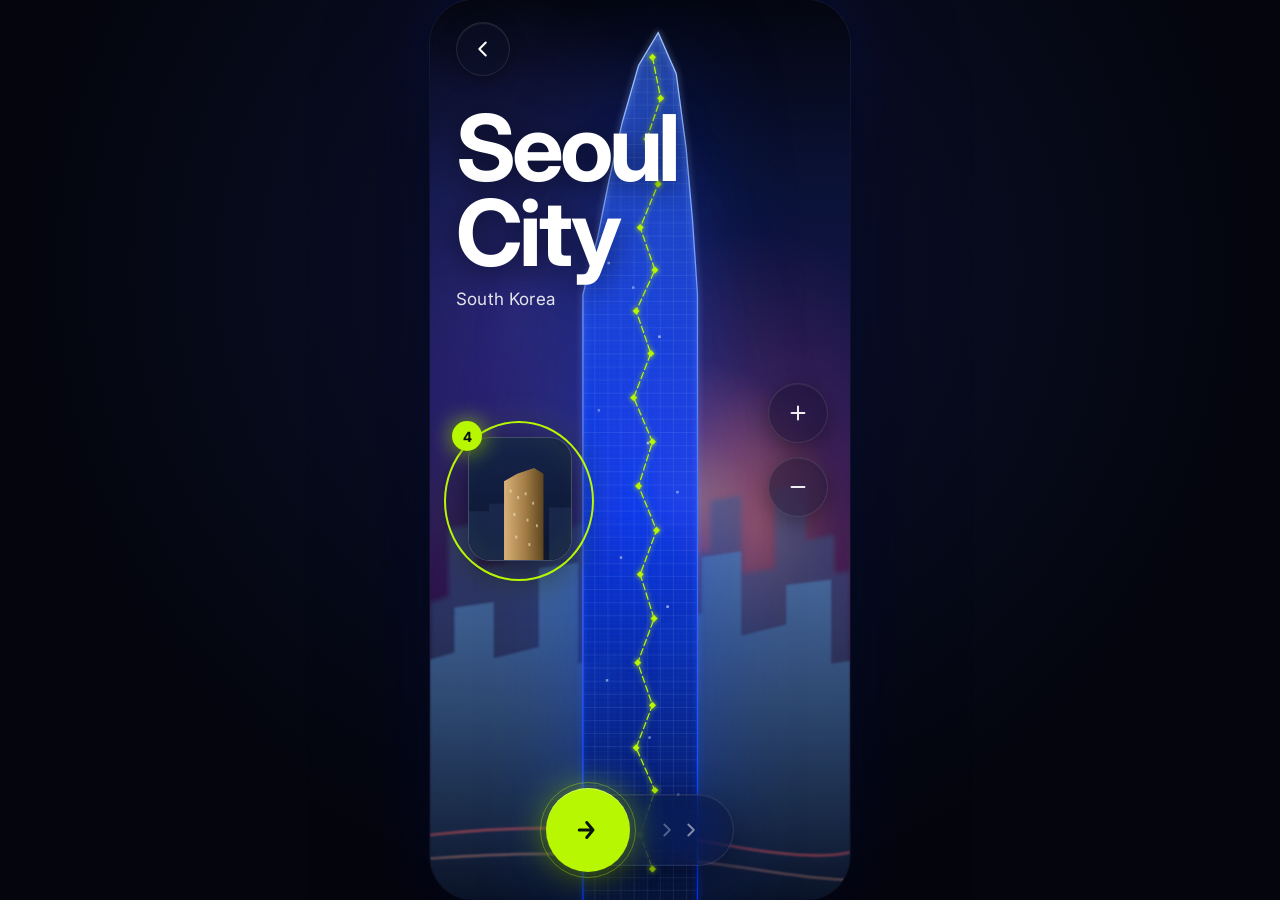
<file: linker.html>
<!doctype html>
<html lang="en">
<head>
  <meta charset="utf-8" />
  <meta
    name="viewport"
    content="width=device-width, initial-scale=1, viewport-fit=cover, maximum-scale=1"
  />
  <meta name="theme-color" content="#050714" />
  <title>LINK-ER · Seoul City</title>
  <link rel="preconnect" href="https://fonts.googleapis.com" />
  <link rel="preconnect" href="https://fonts.gstatic.com" crossorigin />
  <link
    href="https://fonts.googleapis.com/css2?family=Inter:wght@300;400;500;700;800&display=swap"
    rel="stylesheet"
  />
  <link rel="stylesheet" href="linker.css" />
</head>
<body>
  <main class="stage" aria-label="LINK-ER capture view">
    <!-- ─── Background skyline ─────────────────────────────────────── -->
    <div class="sky" aria-hidden="true">
      <div class="sky__sun"></div>
      <div class="sky__haze"></div>
      <div class="sky__stars"></div>
    </div>

    <div class="city city--far" aria-hidden="true">
      <svg viewBox="0 0 800 1600" preserveAspectRatio="xMidYMax slice">
        <defs>
          <linearGradient id="far-grad" x1="0" y1="0" x2="0" y2="1">
            <stop offset="0%" stop-color="#3a5e8f" stop-opacity=".55" />
            <stop offset="100%" stop-color="#0c1733" stop-opacity=".95" />
          </linearGradient>
        </defs>
        <g fill="url(#far-grad)">
          <polygon points="0,1600 0,1080 60,1060 60,940 110,930 110,1010 165,1000 165,860 215,850 215,990 270,980 270,1600" />
          <polygon points="270,1600 270,940 320,925 320,1020 370,1015 370,820 420,810 420,950 470,940 470,1600" />
          <polygon points="470,1600 470,990 525,980 525,890 580,880 580,1020 640,1010 640,870 695,860 695,960 745,950 745,1020 800,1010 800,1600" />
        </g>
      </svg>
    </div>

    <div class="city city--mid" aria-hidden="true">
      <svg viewBox="0 0 800 1600" preserveAspectRatio="xMidYMax slice">
        <defs>
          <linearGradient id="mid-grad" x1="0" y1="0" x2="0" y2="1">
            <stop offset="0%" stop-color="#4d7bb3" stop-opacity=".75" />
            <stop offset="100%" stop-color="#0a1226" stop-opacity="1" />
          </linearGradient>
        </defs>
        <g fill="url(#mid-grad)">
          <polygon points="0,1600 0,1180 70,1160 70,1080 140,1070 140,1170 220,1150 220,1010 290,1000 290,1180 360,1160 360,1600" />
          <polygon points="430,1600 430,1110 510,1090 510,990 580,980 580,1130 660,1110 660,1040 740,1030 740,1180 800,1170 800,1600" />
        </g>
        <!-- light streaks (road) -->
        <g class="streaks" stroke-linecap="round" fill="none" opacity=".75">
          <path d="M -20 1490 Q 280 1450 540 1500 T 820 1480"
                stroke="#ff5a5f" stroke-width="3" />
          <path d="M -20 1530 Q 320 1500 600 1545 T 820 1530"
                stroke="#ffa48a" stroke-width="2" />
        </g>
      </svg>
    </div>

    <!-- ─── Recognized building ────────────────────────────────────── -->
    <div class="recognized" aria-hidden="true">
      <svg viewBox="0 0 400 1100" preserveAspectRatio="xMidYMax meet">
        <defs>
          <linearGradient id="bldg-fill" x1="0" y1="0" x2="0" y2="1">
            <stop offset="0%"  stop-color="#3870ff" stop-opacity=".55" />
            <stop offset="55%" stop-color="#0136FE" stop-opacity=".80" />
            <stop offset="100%" stop-color="#06133a" stop-opacity=".95" />
          </linearGradient>

          <linearGradient id="edge-grad" x1="0" y1="0" x2="0" y2="1">
            <stop offset="0%"  stop-color="#9cc1ff" />
            <stop offset="100%" stop-color="#0136FE" />
          </linearGradient>

          <pattern id="grid" width="16" height="16" patternUnits="userSpaceOnUse">
            <path d="M16 0H0V16" fill="none"
                  stroke="rgba(150,195,255,.55)" stroke-width=".6" />
          </pattern>

          <pattern id="grid-fine" width="6" height="6" patternUnits="userSpaceOnUse">
            <path d="M6 0H0V6" fill="none"
                  stroke="rgba(120,180,255,.18)" stroke-width=".3" />
          </pattern>

          <filter id="blue-glow" x="-50%" y="-50%" width="200%" height="200%">
            <feGaussianBlur stdDeviation="4" result="b" />
            <feMerge>
              <feMergeNode in="b" />
              <feMergeNode in="SourceGraphic" />
            </feMerge>
          </filter>

          <filter id="lime-glow" x="-100%" y="-100%" width="300%" height="300%">
            <feGaussianBlur stdDeviation="3" result="b" />
            <feMerge>
              <feMergeNode in="b" />
              <feMergeNode in="SourceGraphic" />
            </feMerge>
          </filter>

          <clipPath id="bldg-clip">
            <path d="
              M 130 1100
              L 130 360
              L 148 290
              L 162 220
              L 178 150
              L 198 80
              L 222 40
              L 244 90
              L 256 180
              L 264 270
              L 270 360
              L 270 1100 Z" />
          </clipPath>
        </defs>

        <!-- silhouette fill -->
        <path class="bldg-fill" d="
          M 130 1100
          L 130 360
          L 148 290
          L 162 220
          L 178 150
          L 198 80
          L 222 40
          L 244 90
          L 256 180
          L 264 270
          L 270 360
          L 270 1100 Z"
          fill="url(#bldg-fill)" />

        <!-- subtle inner grid (fine) -->
        <rect x="130" y="40" width="140" height="1060"
              fill="url(#grid-fine)" clip-path="url(#bldg-clip)" />
        <!-- main wireframe grid -->
        <rect x="130" y="40" width="140" height="1060"
              fill="url(#grid)" clip-path="url(#bldg-clip)" opacity=".75" />

        <!-- window lights -->
        <g clip-path="url(#bldg-clip)" class="windows" fill="#cfe2ff">
          <rect x="160" y="320" width="3" height="3" opacity=".65" />
          <rect x="190" y="350" width="3" height="3" opacity=".5" />
          <rect x="222" y="410" width="3" height="3" opacity=".7" />
          <rect x="148" y="500" width="3" height="3" opacity=".45" />
          <rect x="208" y="540" width="3" height="3" opacity=".75" />
          <rect x="244" y="600" width="3" height="3" opacity=".55" />
          <rect x="175" y="680" width="3" height="3" opacity=".6" />
          <rect x="232" y="740" width="3" height="3" opacity=".7" />
          <rect x="158" y="830" width="3" height="3" opacity=".55" />
          <rect x="210" y="900" width="3" height="3" opacity=".5" />
          <rect x="245" y="970" width="3" height="3" opacity=".7" />
        </g>

        <!-- outline glow -->
        <path class="bldg-outline" d="
          M 130 1100
          L 130 360
          L 148 290
          L 162 220
          L 178 150
          L 198 80
          L 222 40
          L 244 90
          L 256 180
          L 264 270
          L 270 360
          L 270 1100"
          fill="none" stroke="url(#edge-grad)" stroke-width="1.6"
          filter="url(#blue-glow)" />

        <!-- ─── Vertical route ────────────────────────────────────── -->
        <g class="route" filter="url(#lime-glow)">
          <!-- connecting line: zig-zag from top to base -->
          <polyline class="route__line" fill="none"
            stroke="#B7F701" stroke-width="1.5"
            stroke-linecap="round" stroke-linejoin="round"
            points="
              215,70  225,120 208,170 222,225 200,278
              218,330 195,380 213,432 192,486 215,540
              198,594 220,648 200,702 217,756 197,810
              215,862 195,914 218,966 200,1020 215,1062" />

          <!-- nodes (rotated squares = diamonds) -->
          <g class="route__nodes" fill="#B7F701">
            <rect x="212" y="67" width="6" height="6" />
            <rect x="222" y="117" width="6" height="6" />
            <rect x="205" y="167" width="6" height="6" />
            <rect x="219" y="222" width="6" height="6" />
            <rect x="197" y="275" width="6" height="6" />
            <rect x="215" y="327" width="6" height="6" />
            <rect x="192" y="377" width="6" height="6" />
            <rect x="210" y="429" width="6" height="6" />
            <rect x="189" y="483" width="6" height="6" />
            <rect x="212" y="537" width="6" height="6" />
            <rect x="195" y="591" width="6" height="6" />
            <rect x="217" y="645" width="6" height="6" />
            <rect x="197" y="699" width="6" height="6" />
            <rect x="214" y="753" width="6" height="6" />
            <rect x="194" y="807" width="6" height="6" />
            <rect x="212" y="859" width="6" height="6" />
            <rect x="192" y="911" width="6" height="6" />
            <rect x="215" y="963" width="6" height="6" />
            <rect x="197" y="1017" width="6" height="6" />
            <rect x="212" y="1059" width="6" height="6" />
          </g>
        </g>
      </svg>
    </div>

    <!-- ─── Top HUD: back + title ──────────────────────────────────── -->
    <header class="hud-top">
      <button class="back" type="button" aria-label="Back">
        <svg viewBox="0 0 24 24" aria-hidden="true">
          <path d="M15 5L8 12l7 7" fill="none" stroke="currentColor"
                stroke-width="2.2" stroke-linecap="round" stroke-linejoin="round"/>
        </svg>
      </button>

      <div class="title">
        <h1>Seoul<br/>City</h1>
        <p>South Korea</p>
      </div>
    </header>

    <!-- ─── Preview card (captured structure) ──────────────────────── -->
    <aside class="capture" aria-label="Captured structure preview">
      <div class="capture__ring"></div>
      <div class="capture__thumb" role="img" aria-label="Captured building">
        <svg viewBox="0 0 110 130" preserveAspectRatio="xMidYMid slice">
          <defs>
            <linearGradient id="thumb-sky" x1="0" y1="0" x2="0" y2="1">
              <stop offset="0%"  stop-color="#15234a" />
              <stop offset="100%" stop-color="#0a132d" />
            </linearGradient>
            <linearGradient id="thumb-bldg" x1="0" y1="0" x2="1" y2="0">
              <stop offset="0%"  stop-color="#d9b178" />
              <stop offset="55%" stop-color="#a07a44" />
              <stop offset="100%" stop-color="#5b441e" />
            </linearGradient>
          </defs>
          <rect width="110" height="130" fill="url(#thumb-sky)" />
          <!-- far buildings -->
          <g fill="#1b2a4d" opacity=".85">
            <rect x="0"  y="78" width="22" height="60" />
            <rect x="22" y="70" width="18" height="68" />
            <rect x="86" y="74" width="24" height="64" />
          </g>
          <!-- main warm building -->
          <polygon points="38,130 38,46 52,38 70,32 80,38 80,130"
                   fill="url(#thumb-bldg)" />
          <!-- windows -->
          <g fill="#fff4d6" opacity=".55">
            <rect x="44" y="55" width="2" height="3" />
            <rect x="52" y="62" width="2" height="3" />
            <rect x="60" y="58" width="2" height="3" />
            <rect x="68" y="68" width="2" height="3" />
            <rect x="48" y="80" width="2" height="3" />
            <rect x="62" y="86" width="2" height="3" />
            <rect x="72" y="92" width="2" height="3" />
            <rect x="50" y="104" width="2" height="3" />
            <rect x="64" y="112" width="2" height="3" />
          </g>
        </svg>
      </div>
      <span class="capture__badge" aria-label="4 captured">4</span>
    </aside>

    <!-- ─── Zoom controls ──────────────────────────────────────────── -->
    <div class="zoom" role="group" aria-label="Zoom">
      <button type="button" class="zoom__btn" aria-label="Zoom in">
        <svg viewBox="0 0 24 24" aria-hidden="true">
          <path d="M12 5v14M5 12h14" fill="none" stroke="currentColor"
                stroke-width="2.2" stroke-linecap="round"/>
        </svg>
      </button>
      <button type="button" class="zoom__btn" aria-label="Zoom out">
        <svg viewBox="0 0 24 24" aria-hidden="true">
          <path d="M5 12h14" fill="none" stroke="currentColor"
                stroke-width="2.2" stroke-linecap="round"/>
        </svg>
      </button>
    </div>

    <!-- ─── Bottom action ──────────────────────────────────────────── -->
    <footer class="action">
      <div class="action__pill" aria-hidden="true">
        <span class="action__chevrons">
          <svg viewBox="0 0 24 24"><path d="M8 6l6 6-6 6" fill="none"
              stroke="currentColor" stroke-width="2" stroke-linecap="round"
              stroke-linejoin="round"/></svg>
          <svg viewBox="0 0 24 24"><path d="M8 6l6 6-6 6" fill="none"
              stroke="currentColor" stroke-width="2" stroke-linecap="round"
              stroke-linejoin="round"/></svg>
        </span>
      </div>
      <button class="action__btn" type="button" aria-label="Start route generation">
        <svg viewBox="0 0 24 24" aria-hidden="true">
          <path d="M5 12h11M11 6l5 6-5 6" fill="none" stroke="currentColor"
                stroke-width="2.4" stroke-linecap="round" stroke-linejoin="round"/>
        </svg>
      </button>
    </footer>

    <!-- film grain overlay -->
    <div class="grain" aria-hidden="true"></div>
  </main>

  <script src="linker.js" defer></script>
</body>
</html>
</file>
<file: linker.css>
/* =============================================================
   LINK-ER · luxury futuristic urban sensing UI
   ============================================================= */

:root {
  --electric-blue: #0136fe;
  --signal-lime:   #b7f701;
  --white:         #ffffff;
  --ink:           #050714;
  --ink-2:         #0a0f24;

  --glass:         rgba(14, 18, 32, 0.42);
  --glass-strong:  rgba(14, 18, 32, 0.58);
  --glass-border:  rgba(255, 255, 255, 0.10);
  --glass-border-strong: rgba(255, 255, 255, 0.18);
}

* { box-sizing: border-box; }

html, body {
  margin: 0; padding: 0;
  height: 100%;
  background: var(--ink);
  color: var(--white);
  font-family: "Inter", -apple-system, BlinkMacSystemFont, "SF Pro Display",
               "Segoe UI", system-ui, sans-serif;
  -webkit-font-smoothing: antialiased;
  -moz-osx-font-smoothing: grayscale;
  overflow: hidden;
  overscroll-behavior: none;
  touch-action: manipulation;
}

/* Centered mobile stage (looks like a phone on desktop too) */
.stage {
  position: relative;
  width: 100vw;
  height: 100dvh;
  min-height: 100vh;
  max-width: 100vw;
  overflow: hidden;
  background: radial-gradient(ellipse at 50% 110%, #1a2148 0%, #050714 65%);
  isolation: isolate;
}

@media (min-width: 520px) {
  body {
    display: grid;
    place-items: center;
    background:
      radial-gradient(ellipse at 50% 30%, #0c1230 0%, #04050d 70%);
  }
  .stage {
    width: min(420px, 100vw);
    height: min(900px, 100dvh);
    border-radius: 44px;
    box-shadow:
      0 40px 120px -20px rgba(0, 0, 0, .8),
      0 0 0 1px rgba(255, 255, 255, .06),
      0 0 80px rgba(1, 54, 254, .15);
  }
}

/* =============================================================
   Sky / atmosphere
   ============================================================= */

.sky {
  position: absolute; inset: 0;
  z-index: 0;
  overflow: hidden;
  background:
    radial-gradient(ellipse 70% 50% at 78% 58%,
        rgba(255, 145, 110, .35) 0%,
        rgba(255, 105, 130, .12) 30%,
        transparent 65%),
    radial-gradient(ellipse 90% 60% at 20% 35%,
        rgba(80, 70, 200, .35) 0%,
        transparent 60%),
    linear-gradient(180deg,
        #03050f 0%,
        #0a1238 22%,
        #1a1450 45%,
        #2d1448 65%,
        #1a0a23 82%,
        #060816 100%);
}

.sky__sun {
  position: absolute;
  right: -10%;
  top: 38%;
  width: 70%;
  height: 35%;
  background: radial-gradient(circle at 30% 50%,
      rgba(255, 170, 120, .55) 0%,
      rgba(255, 120, 130, .25) 25%,
      transparent 55%);
  filter: blur(4px);
  animation: drift 22s ease-in-out infinite alternate;
}

.sky__haze {
  position: absolute; inset: 0;
  background: radial-gradient(ellipse at 50% 85%,
      rgba(80, 110, 170, .35) 0%,
      transparent 60%);
  filter: blur(30px);
  animation: drift 28s ease-in-out infinite alternate-reverse;
}

.sky__stars {
  position: absolute; inset: 0;
  background-image:
    radial-gradient(1px 1px at 12% 14%, rgba(255,255,255,.6), transparent 60%),
    radial-gradient(1px 1px at 28% 22%, rgba(255,255,255,.4), transparent 60%),
    radial-gradient(1px 1px at 66% 9%,  rgba(255,255,255,.55), transparent 60%),
    radial-gradient(1px 1px at 82% 18%, rgba(255,255,255,.35), transparent 60%),
    radial-gradient(1px 1px at 44% 7%,  rgba(255,255,255,.5),  transparent 60%);
  opacity: .8;
  animation: twinkle 6s ease-in-out infinite;
}

@keyframes drift {
  0%   { transform: translate3d(-1.5%, .5%, 0) scale(1); }
  100% { transform: translate3d(2%, -1%, 0) scale(1.04); }
}

@keyframes twinkle {
  0%, 100% { opacity: .9; }
  50%      { opacity: .55; }
}

/* =============================================================
   City silhouettes
   ============================================================= */

.city {
  position: absolute; inset: 0;
  z-index: 1;
  pointer-events: none;
}
.city svg { width: 100%; height: 100%; display: block; }

.city--far  { filter: blur(2.5px); opacity: .9;
              animation: drift-x 30s ease-in-out infinite alternate; }
.city--mid  { filter: blur(1px);   opacity: .96;
              animation: drift-x 24s ease-in-out infinite alternate-reverse; }

@keyframes drift-x {
  0%   { transform: translate3d(-1.2%, 0, 0); }
  100% { transform: translate3d(1.2%, 0, 0); }
}

.streaks { filter: blur(1.2px); }

/* =============================================================
   Recognized building (the hero)
   ============================================================= */

.recognized {
  position: absolute;
  inset: 0;
  z-index: 2;
  display: flex;
  align-items: flex-end;
  justify-content: center;
  pointer-events: none;
  animation: breathe 5.5s ease-in-out infinite;
}

.recognized svg {
  width: 92%;
  max-width: 460px;
  height: 100%;
  filter: drop-shadow(0 0 50px rgba(1, 54, 254, .35));
}

@keyframes breathe {
  0%, 100% { transform: translateY(0)     scale(1);     }
  50%      { transform: translateY(-3px)  scale(1.005); }
}

/* building outline shimmer */
.bldg-outline {
  animation: outline-pulse 4.2s ease-in-out infinite;
}
@keyframes outline-pulse {
  0%, 100% { opacity: .85; stroke-width: 1.4; }
  50%      { opacity: 1;   stroke-width: 1.9; }
}

/* window flicker */
.windows rect { animation: win-flicker 5s ease-in-out infinite; }
.windows rect:nth-child(2n)  { animation-delay: -1.2s; }
.windows rect:nth-child(3n)  { animation-delay: -2.4s; }
.windows rect:nth-child(5n)  { animation-delay: -3.6s; }

@keyframes win-flicker {
  0%, 100% { opacity: .8; }
  40%      { opacity: .25; }
  60%      { opacity: 1; }
}

/* route line — slow upward flow */
.route__line {
  stroke-dasharray: 8 4;
  stroke-dashoffset: 0;
  animation: route-flow 3.8s linear infinite;
}
@keyframes route-flow {
  to { stroke-dashoffset: -120; }
}

/* route nodes — rotate to diamonds, flicker upward in sequence */
.route__nodes rect {
  transform-box: fill-box;
  transform-origin: center;
  transform: rotate(45deg);
  animation: node-pulse 2.6s ease-in-out infinite;
}

.route__nodes rect:nth-child(1)  { animation-delay: -0.0s; }
.route__nodes rect:nth-child(2)  { animation-delay: -0.13s; }
.route__nodes rect:nth-child(3)  { animation-delay: -0.26s; }
.route__nodes rect:nth-child(4)  { animation-delay: -0.39s; }
.route__nodes rect:nth-child(5)  { animation-delay: -0.52s; }
.route__nodes rect:nth-child(6)  { animation-delay: -0.65s; }
.route__nodes rect:nth-child(7)  { animation-delay: -0.78s; }
.route__nodes rect:nth-child(8)  { animation-delay: -0.91s; }
.route__nodes rect:nth-child(9)  { animation-delay: -1.04s; }
.route__nodes rect:nth-child(10) { animation-delay: -1.17s; }
.route__nodes rect:nth-child(11) { animation-delay: -1.30s; }
.route__nodes rect:nth-child(12) { animation-delay: -1.43s; }
.route__nodes rect:nth-child(13) { animation-delay: -1.56s; }
.route__nodes rect:nth-child(14) { animation-delay: -1.69s; }
.route__nodes rect:nth-child(15) { animation-delay: -1.82s; }
.route__nodes rect:nth-child(16) { animation-delay: -1.95s; }
.route__nodes rect:nth-child(17) { animation-delay: -2.08s; }
.route__nodes rect:nth-child(18) { animation-delay: -2.21s; }
.route__nodes rect:nth-child(19) { animation-delay: -2.34s; }
.route__nodes rect:nth-child(20) { animation-delay: -2.47s; }

@keyframes node-pulse {
  0%, 100% { opacity: 1;   transform: rotate(45deg) scale(1); }
  50%      { opacity: .55; transform: rotate(45deg) scale(.7); }
}

/* =============================================================
   Top HUD
   ============================================================= */

.hud-top {
  position: absolute;
  inset: 0 0 auto 0;
  z-index: 10;
  padding: calc(env(safe-area-inset-top, 0px) + 22px) 26px 0;
  pointer-events: none;
}

.back {
  pointer-events: auto;
  -webkit-appearance: none; appearance: none;
  width: 54px; height: 54px;
  border-radius: 50%;
  background: var(--glass);
  backdrop-filter: blur(22px) saturate(140%);
  -webkit-backdrop-filter: blur(22px) saturate(140%);
  border: 1px solid var(--glass-border);
  color: var(--white);
  display: grid; place-items: center;
  cursor: pointer;
  transition: transform .18s ease, background .18s ease;
  box-shadow:
    0 4px 18px rgba(0,0,0,.35),
    inset 0 1px 0 rgba(255,255,255,.08);
}
.back:hover  { background: var(--glass-strong); }
.back:active { transform: scale(.93); }
.back svg    { width: 22px; height: 22px; }

.title {
  margin-top: 30px;
}

.title h1 {
  margin: 0;
  font-weight: 700;
  font-size: clamp(58px, 17vw, 92px);
  line-height: .92;
  letter-spacing: -0.045em;
  color: var(--white);
  text-shadow: 0 4px 30px rgba(0, 0, 0, .55);
}

.title p {
  margin: 14px 0 0;
  font-size: 17px;
  font-weight: 400;
  letter-spacing: .01em;
  color: rgba(255, 255, 255, .88);
}

/* =============================================================
   Floating preview card (capture)
   ============================================================= */

.capture {
  position: absolute;
  left: 24px;
  top: 47%;
  z-index: 6;
  width: 132px; height: 152px;
  display: grid;
  place-items: center;
  animation: float-card 6s ease-in-out infinite;
}

@keyframes float-card {
  0%, 100% { transform: translateY(0) rotate(-1deg); }
  50%      { transform: translateY(-6px) rotate(.5deg); }
}

.capture__thumb {
  width: 104px; height: 124px;
  border-radius: 22px;
  overflow: hidden;
  background: #15234a;
  border: 1px solid var(--glass-border-strong);
  box-shadow:
    0 14px 40px rgba(0, 0, 0, .55),
    inset 0 1px 0 rgba(255, 255, 255, .14);
}
.capture__thumb svg { width: 100%; height: 100%; display: block; }

.capture__ring {
  position: absolute;
  inset: 6px 6px 6px 6px;
  border-radius: 24px;
  border: 2.5px solid var(--signal-lime);
  border-radius: 100%/14%;
  filter: drop-shadow(0 0 14px rgba(183, 247, 1, .55));
  pointer-events: none;
}

.capture__ring {
  border-radius: 50%;
  inset: -2px -8px -6px -10px;
  border-width: 2.4px;
  animation: ring-rotate 18s linear infinite, ring-glow 3.4s ease-in-out infinite;
}

@keyframes ring-rotate {
  from { transform: rotate(0deg); }
  to   { transform: rotate(360deg); }
}
@keyframes ring-glow {
  0%, 100% { filter: drop-shadow(0 0 12px rgba(183, 247, 1, .55)); }
  50%      { filter: drop-shadow(0 0 22px rgba(183, 247, 1, .85)); }
}

.capture__badge {
  position: absolute;
  top: -2px; left: -2px;
  width: 30px; height: 30px;
  border-radius: 50%;
  background: var(--signal-lime);
  color: #0a1208;
  font-weight: 700;
  font-size: 14px;
  display: grid; place-items: center;
  box-shadow:
    0 0 22px rgba(183, 247, 1, .75),
    0 2px 8px rgba(0, 0, 0, .35);
  font-feature-settings: "tnum";
}

/* =============================================================
   Right zoom controls
   ============================================================= */

.zoom {
  position: absolute;
  right: 22px;
  top: 50%;
  transform: translateY(-50%);
  z-index: 6;
  display: flex;
  flex-direction: column;
  gap: 14px;
  animation: float-card 7s ease-in-out infinite;
}

.zoom__btn {
  -webkit-appearance: none; appearance: none;
  width: 60px; height: 60px;
  border-radius: 50%;
  background: var(--glass);
  backdrop-filter: blur(22px) saturate(140%);
  -webkit-backdrop-filter: blur(22px) saturate(140%);
  border: 1px solid var(--glass-border);
  color: rgba(255, 255, 255, .92);
  display: grid; place-items: center;
  cursor: pointer;
  transition: transform .18s ease, background .18s ease;
  box-shadow:
    0 6px 22px rgba(0, 0, 0, .35),
    inset 0 1px 0 rgba(255, 255, 255, .06);
}
.zoom__btn:hover  { background: var(--glass-strong); }
.zoom__btn:active { transform: scale(.93); }
.zoom__btn svg    { width: 22px; height: 22px; }

/* =============================================================
   Bottom action
   ============================================================= */

.action {
  position: absolute;
  left: 50%;
  bottom: max(28px, calc(env(safe-area-inset-bottom, 0px) + 18px));
  transform: translateX(-50%);
  z-index: 10;
  display: flex;
  align-items: center;
}

.action__pill {
  height: 72px;
  width: 168px;
  border-radius: 999px;
  background: var(--glass);
  backdrop-filter: blur(24px) saturate(150%);
  -webkit-backdrop-filter: blur(24px) saturate(150%);
  border: 1px solid var(--glass-border);
  display: flex;
  align-items: center;
  justify-content: flex-end;
  padding: 0 30px 0 78px;
  margin-left: -64px;
  color: rgba(255, 255, 255, .55);
  box-shadow:
    0 14px 40px rgba(0, 0, 0, .45),
    inset 0 1px 0 rgba(255, 255, 255, .06);
  animation: pill-breathe 4.5s ease-in-out infinite;
}

@keyframes pill-breathe {
  0%, 100% { box-shadow: 0 14px 40px rgba(0,0,0,.45),
                         0 0 0 rgba(183, 247, 1, 0); }
  50%      { box-shadow: 0 14px 40px rgba(0,0,0,.45),
                         0 0 28px rgba(183, 247, 1, .14); }
}

.action__chevrons {
  display: inline-flex;
  align-items: center;
  gap: 2px;
}
.action__chevrons svg {
  width: 22px; height: 22px;
}
.action__chevrons svg:first-child { opacity: .55; }
.action__chevrons svg:last-child  { opacity: .9; }

.action__btn {
  -webkit-appearance: none; appearance: none;
  order: -1;
  width: 84px; height: 84px;
  border-radius: 50%;
  background: var(--signal-lime);
  border: none;
  display: grid; place-items: center;
  cursor: pointer;
  color: #07120a;
  position: relative;
  z-index: 2;
  transition: transform .18s ease;
  box-shadow:
    0 0 36px rgba(183, 247, 1, .55),
    0 14px 30px rgba(0, 0, 0, .45),
    inset 0 1px 0 rgba(255, 255, 255, .35);
  animation: action-glow 2.6s ease-in-out infinite;
}

.action__btn::after {
  content: "";
  position: absolute; inset: -6px;
  border-radius: 50%;
  border: 1px solid rgba(183, 247, 1, .35);
  animation: action-ring 2.6s ease-out infinite;
}

@keyframes action-glow {
  0%, 100% { box-shadow:
      0 0 36px rgba(183, 247, 1, .55),
      0 14px 30px rgba(0, 0, 0, .45),
      inset 0 1px 0 rgba(255, 255, 255, .35); }
  50%      { box-shadow:
      0 0 60px rgba(183, 247, 1, .9),
      0 14px 30px rgba(0, 0, 0, .45),
      inset 0 1px 0 rgba(255, 255, 255, .4); }
}

@keyframes action-ring {
  0%   { transform: scale(1);   opacity: .8; }
  100% { transform: scale(1.5); opacity: 0; }
}

.action__btn:active { transform: scale(.94); }
.action__btn svg    { width: 30px; height: 30px; }

/* =============================================================
   Film grain
   ============================================================= */

.grain {
  position: absolute; inset: 0;
  pointer-events: none;
  z-index: 20;
  opacity: .07;
  mix-blend-mode: overlay;
  background-image: url("data:image/svg+xml;utf8,\
<svg xmlns='http://www.w3.org/2000/svg' width='160' height='160'>\
<filter id='n'><feTurbulence type='fractalNoise' baseFrequency='.9' numOctaves='2' stitchTiles='stitch'/></filter>\
<rect width='100%' height='100%' filter='url(%23n)' opacity='.55'/></svg>");
}

/* =============================================================
   Motion preferences
   ============================================================= */

@media (prefers-reduced-motion: reduce) {
  *,
  *::before,
  *::after {
    animation-duration: .01ms !important;
    animation-iteration-count: 1 !important;
    transition-duration: .01ms !important;
  }
}
</file>
